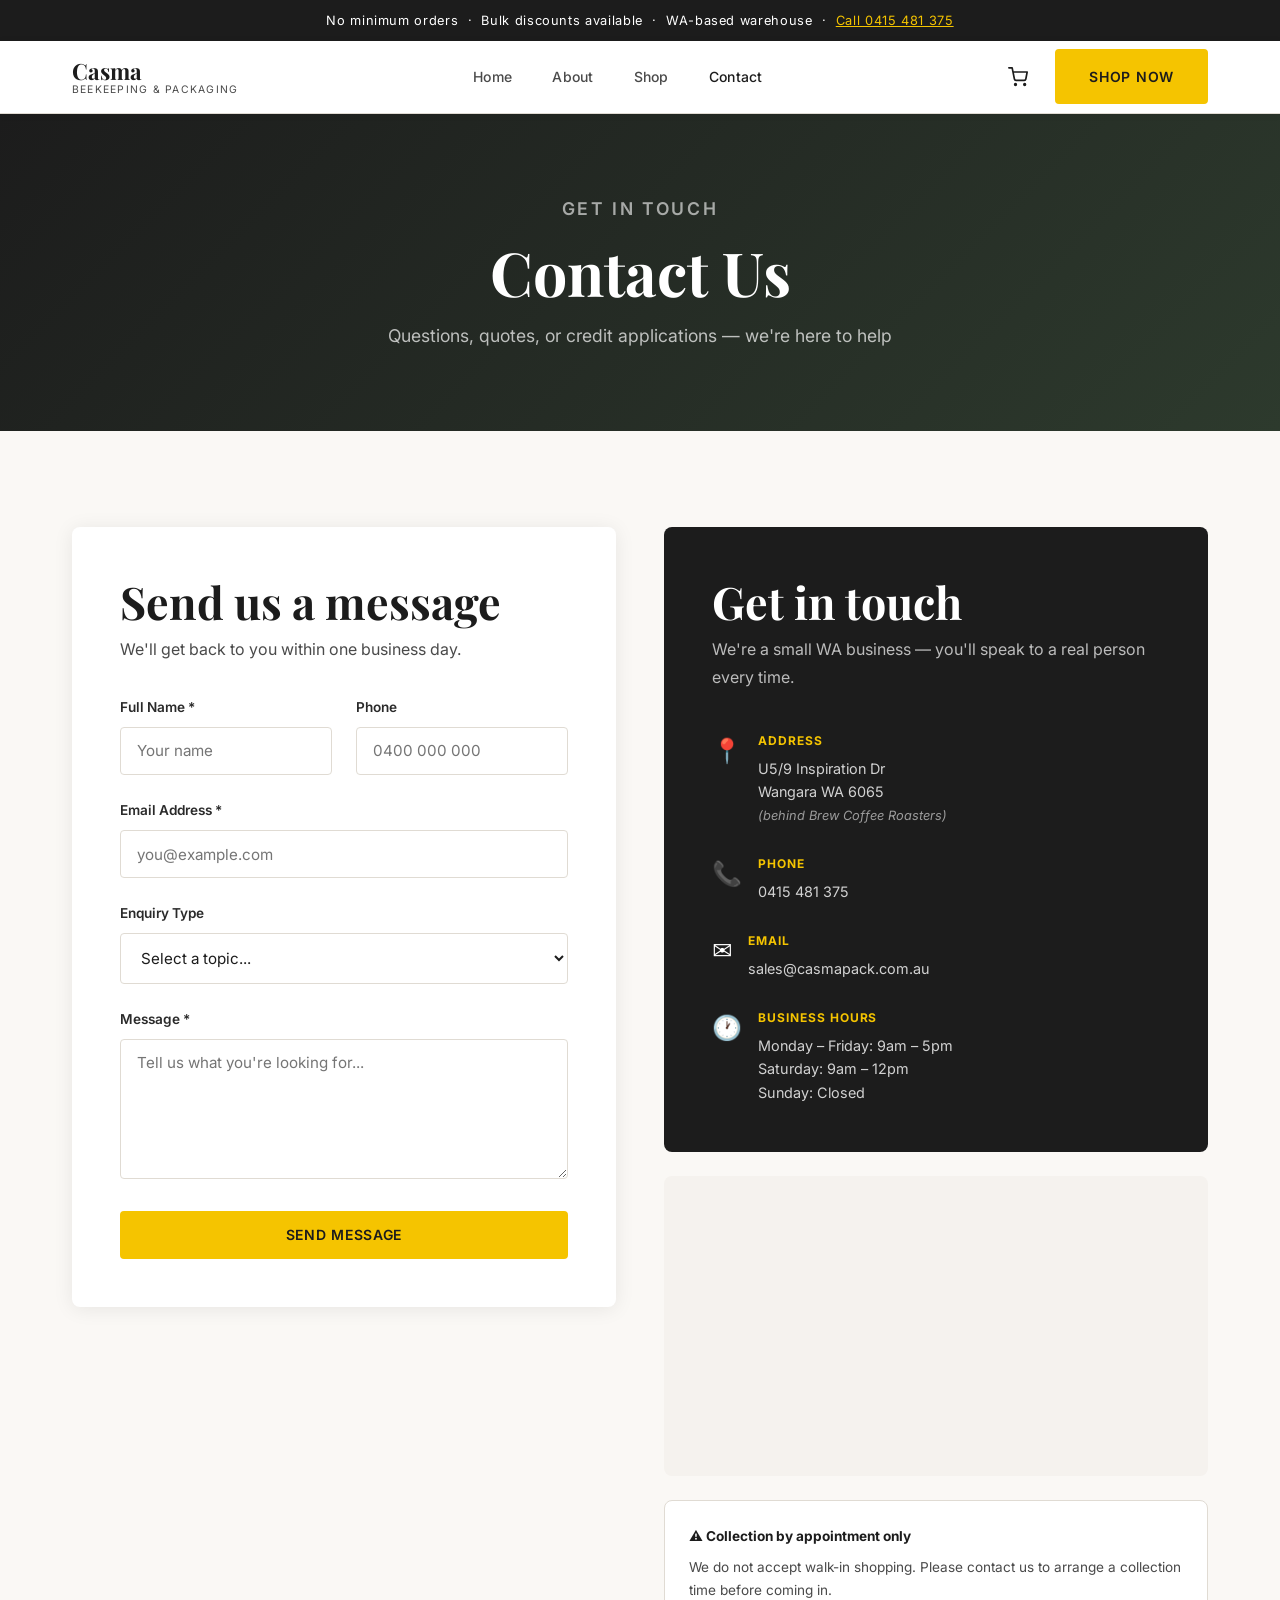
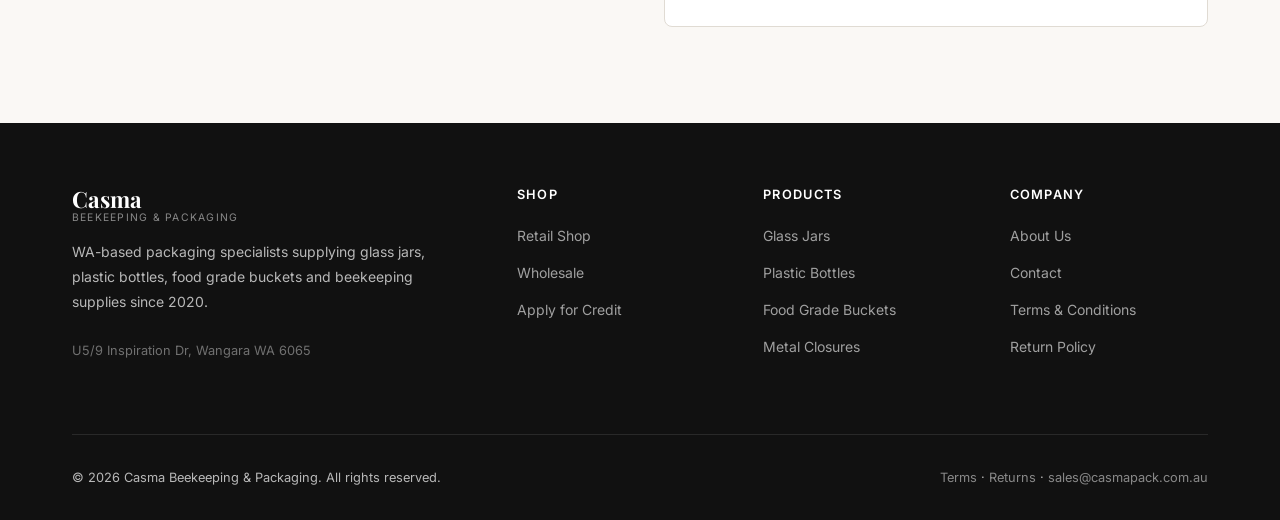
<file: contact.html>
<!DOCTYPE html>
<html lang="en">
<head>
  <meta charset="UTF-8" />
  <meta name="viewport" content="width=device-width, initial-scale=1.0" />
  <title>Contact — Casma Beekeeping &amp; Packaging</title>
  <meta name="description" content="Get in touch with Casma Packaging. U5/9 Inspiration Dr, Wangara WA 6065. Call 0415 481 375 or email sales@casmapack.com.au" />
  <link rel="stylesheet" href="/css/style.css" />
  <link rel="stylesheet" href="/css/store.css" />
  <link rel="icon" type="image/png" href="/images/favicon.png" />
</head>
<body>

  <div class="announcement-bar">
    No minimum orders &nbsp;·&nbsp; Bulk discounts available &nbsp;·&nbsp; WA-based warehouse &nbsp;·&nbsp;
    <a href="tel:0415481375">Call 0415 481 375</a>
  </div>

  <header class="site-header">
    <div class="container">
      <nav class="nav-inner">
        <a href="/" class="logo">
          <div class="logo-text">Casma<span>Beekeeping &amp; Packaging</span></div>
        </a>
        <ul class="nav-links">
          <li><a href="/">Home</a></li>
          <li><a href="/about">About</a></li>
          <li><a href="/shop">Shop</a></li>
          <li><a href="/contact" class="active">Contact</a></li>
        </ul>
        <div class="nav-cta">
          <a href="/shop" class="btn btn-primary">Shop Now</a>
        </div>
        <button class="hamburger" id="hamburger" aria-label="Open menu">
          <span></span><span></span><span></span>
        </button>
      </nav>
    </div>
  </header>

  <div class="mobile-nav" id="mobileNav">
    <div class="mobile-overlay" id="mobileOverlay"></div>
    <div class="mobile-drawer">
      <div class="mobile-drawer-header">
        <span class="logo-text">Casma</span>
        <button class="mobile-close" id="mobileClose">✕</button>
      </div>
      <a href="/">Home</a>
      <a href="/about">About</a>
      <a href="/shop">Shop</a>
      <a href="/contact">Contact</a>
      <a href="/shop" class="btn btn-primary">Shop Now</a>
    </div>
  </div>

  <section class="page-hero">
    <div class="container">
      <p class="eyebrow" style="color:rgba(255,255,255,0.6)">Get in Touch</p>
      <h1>Contact Us</h1>
      <p>Questions, quotes, or credit applications — we're here to help</p>
    </div>
  </section>

  <section class="section contact-page">
    <div class="container">
      <div class="grid-2" style="align-items:start; gap:3rem">

        <!-- Form -->
        <div class="contact-form-wrap">
          <h2>Send us a message</h2>
          <p>We'll get back to you within one business day.</p>
          <form id="contactForm" action="https://formspree.io/f/mkoavkde" method="POST">
            <div class="form-row">
              <div class="form-group">
                <label for="name">Full Name *</label>
                <input type="text" id="name" name="name" required placeholder="Your name" />
              </div>
              <div class="form-group">
                <label for="phone">Phone</label>
                <input type="tel" id="phone" name="phone" placeholder="0400 000 000" />
              </div>
            </div>
            <div class="form-group">
              <label for="email">Email Address *</label>
              <input type="email" id="email" name="email" required placeholder="you@example.com" />
            </div>
            <div class="form-group">
              <label for="subject">Enquiry Type</label>
              <select id="subject" name="subject">
                <option value="">Select a topic...</option>
                <option value="Product enquiry">Product enquiry</option>
                <option value="Bulk / pallet quote">Bulk / pallet quote</option>
                <option value="Credit account application">Credit account application</option>
                <option value="Delivery enquiry">Delivery enquiry</option>
                <option value="Other">Other</option>
              </select>
            </div>
            <div class="form-group">
              <label for="message">Message *</label>
              <textarea id="message" name="message" required placeholder="Tell us what you're looking for..."></textarea>
            </div>
            <button type="submit" class="btn btn-primary" style="width:100%">Send Message</button>
          </form>
        </div>

        <!-- Info -->
        <div>
          <div class="contact-info-card">
            <h2>Get in touch</h2>
            <p>We're a small WA business — you'll speak to a real person every time.</p>
            <div class="contact-info-list">
              <div class="info-item">
                <div class="info-icon">📍</div>
                <div class="info-text">
                  <strong>Address</strong>
                  <p>U5/9 Inspiration Dr<br>Wangara WA 6065<br><em style="font-size:0.8rem;opacity:0.7">(behind Brew Coffee Roasters)</em></p>
                </div>
              </div>
              <div class="info-item">
                <div class="info-icon">📞</div>
                <div class="info-text">
                  <strong>Phone</strong>
                  <p><a href="tel:0415481375" style="color:inherit">0415 481 375</a></p>
                </div>
              </div>
              <div class="info-item">
                <div class="info-icon">✉️</div>
                <div class="info-text">
                  <strong>Email</strong>
                  <p><a href="mailto:sales@casmapack.com.au" style="color:inherit">sales@casmapack.com.au</a></p>
                </div>
              </div>
              <div class="info-item">
                <div class="info-icon">🕐</div>
                <div class="info-text">
                  <strong>Business Hours</strong>
                  <p>Monday – Friday: 9am – 5pm<br>Saturday: 9am – 12pm<br>Sunday: Closed</p>
                </div>
              </div>
            </div>
          </div>

          <div class="map-embed" style="margin-top:1.5rem">
            <iframe
              src="https://www.google.com/maps/embed?pb=!1m18!1m12!1m3!1d3385.4!2d115.829!3d-31.763!2m3!1f0!2f0!3f0!3m2!1i1024!2i768!4f13.1!3m3!1m2!1s0x2a32b7!2sWangara+WA+6065!5e0!3m2!1sen!2sau!4v1"
              allowfullscreen="" loading="lazy" referrerpolicy="no-referrer-when-downgrade"
              title="Casma Packaging location map">
            </iframe>
          </div>

          <div style="background:var(--white); border:1px solid var(--border); border-radius:8px; padding:1.5rem; margin-top:1.5rem">
            <strong style="font-size:0.85rem; display:block; margin-bottom:0.5rem">⚠️ Collection by appointment only</strong>
            <p style="font-size:0.85rem; color:var(--mid); margin:0">We do not accept walk-in shopping. Please contact us to arrange a collection time before coming in.</p>
          </div>
        </div>

      </div>
    </div>
  </section>

  <footer class="site-footer">
    <div class="container">
      <div class="footer-grid">
        <div class="footer-brand">
          <span class="logo-text">Casma<span style="color:rgba(255,255,255,0.5)">Beekeeping &amp; Packaging</span></span>
          <p>WA-based packaging specialists supplying glass jars, plastic bottles, food grade buckets and beekeeping supplies since 2020.</p>
          <p style="font-size:0.8rem; color:rgba(255,255,255,0.4)">U5/9 Inspiration Dr, Wangara WA 6065</p>
        </div>
        <div class="footer-col">
          <h4>Shop</h4>
          <ul>
            <li><a href="/shop">Retail Shop</a></li>
            <li><a href="https://supplywise.com.au/casmapackaging/wholesale" target="_blank">Wholesale</a></li>
            <li><a href="/about#credit">Apply for Credit</a></li>
          </ul>
        </div>
        <div class="footer-col">
          <h4>Products</h4>
          <ul>
            <li><a href="/shop?category=glass-food-jars">Glass Jars</a></li>
            <li><a href="/shop?category=plastic-bottles">Plastic Bottles</a></li>
            <li><a href="/shop?category=plastic-pails">Food Grade Buckets</a></li>
            <li><a href="/shop?category=metal-closures">Metal Closures</a></li>
          </ul>
        </div>
        <div class="footer-col">
          <h4>Company</h4>
          <ul>
            <li><a href="/about">About Us</a></li>
            <li><a href="/contact">Contact</a></li>
            <li><a href="/terms">Terms &amp; Conditions</a></li>
            <li><a href="/returns">Return Policy</a></li>
          </ul>
        </div>
      </div>
      <div class="footer-bottom">
        <span>© 2026 Casma Beekeeping &amp; Packaging. All rights reserved.</span>
        <span><a href="/terms">Terms</a> · <a href="/returns">Returns</a> · <a href="mailto:sales@casmapack.com.au">sales@casmapack.com.au</a></span>
      </div>
    </div>
  </footer>

  <script src="/js/store.js"></script>
  <script src="/js/main.js"></script>
</body>
</html>
</file>
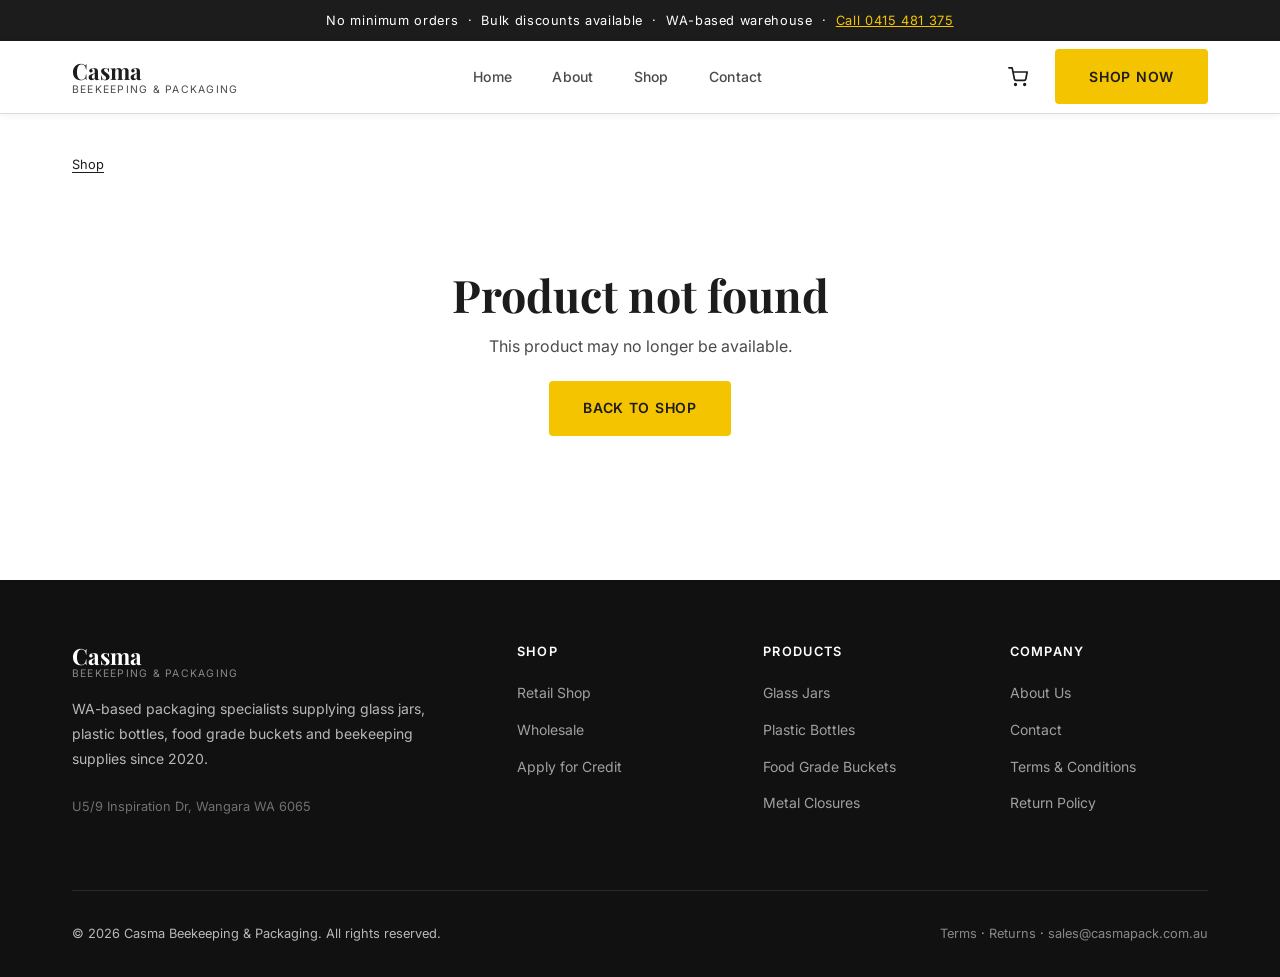
<file: product.html>
<!DOCTYPE html>
<html lang="en">
<head>
  <meta charset="UTF-8" />
  <meta name="viewport" content="width=device-width, initial-scale=1.0" />
  <title>Product — Casma Beekeeping &amp; Packaging</title>
  <meta name="description" content="Casma Packaging product details." />
  <link rel="stylesheet" href="/css/style.css" />
  <link rel="stylesheet" href="/css/store.css" />
  <link rel="icon" type="image/png" href="/images/favicon.png" />
</head>
<body>

  <div class="announcement-bar">
    No minimum orders &nbsp;·&nbsp; Bulk discounts available &nbsp;·&nbsp; WA-based warehouse &nbsp;·&nbsp;
    <a href="tel:0415481375">Call 0415 481 375</a>
  </div>

  <header class="site-header">
    <div class="container">
      <nav class="nav-inner">
        <a href="/" class="logo">
          <div class="logo-text">Casma<span>Beekeeping &amp; Packaging</span></div>
        </a>
        <ul class="nav-links">
          <li><a href="/">Home</a></li>
          <li><a href="/about">About</a></li>
          <li><a href="/shop" class="active">Shop</a></li>
          <li><a href="/contact">Contact</a></li>
        </ul>
        <div class="nav-cta">
          <a href="/shop" class="btn btn-primary">Shop Now</a>
        </div>
        <button class="hamburger" id="hamburger" aria-label="Open menu">
          <span></span><span></span><span></span>
        </button>
      </nav>
    </div>
  </header>

  <div class="mobile-nav" id="mobileNav">
    <div class="mobile-overlay" id="mobileOverlay"></div>
    <div class="mobile-drawer">
      <div class="mobile-drawer-header">
        <span class="logo-text">Casma</span>
        <button class="mobile-close" id="mobileClose">✕</button>
      </div>
      <a href="/">Home</a>
      <a href="/about">About</a>
      <a href="/shop">Shop</a>
      <a href="/contact">Contact</a>
      <a href="/shop" class="btn btn-primary">Shop Now</a>
    </div>
  </div>

  <section class="section product-section">
    <div class="container">
      <nav class="breadcrumbs" id="crumbs"><a href="/shop">Shop</a></nav>
      <div id="productRoot"><div class="store-loading">Loading product&hellip;</div></div>
      <div id="recsRoot"></div>
    </div>
  </section>

  
<footer class="site-footer">
    <div class="container">
      <div class="footer-grid">
        <div class="footer-brand">
          <span class="logo-text">Casma<span style="color:rgba(255,255,255,0.5)">Beekeeping &amp; Packaging</span></span>
          <p>WA-based packaging specialists supplying glass jars, plastic bottles, food grade buckets and beekeeping supplies since 2020.</p>
          <p style="font-size:0.8rem; color:rgba(255,255,255,0.4)">U5/9 Inspiration Dr, Wangara WA 6065</p>
        </div>
        <div class="footer-col">
          <h4>Shop</h4>
          <ul>
            <li><a href="/shop">Retail Shop</a></li>
            <li><a href="https://supplywise.com.au/casmapackaging/wholesale" target="_blank">Wholesale</a></li>
            <li><a href="/about#credit">Apply for Credit</a></li>
          </ul>
        </div>
        <div class="footer-col">
          <h4>Products</h4>
          <ul>
            <li><a href="/shop?category=glass-food-jars">Glass Jars</a></li>
            <li><a href="/shop?category=plastic-bottles">Plastic Bottles</a></li>
            <li><a href="/shop?category=plastic-pails">Food Grade Buckets</a></li>
            <li><a href="/shop?category=metal-closures">Metal Closures</a></li>
          </ul>
        </div>
        <div class="footer-col">
          <h4>Company</h4>
          <ul>
            <li><a href="/about">About Us</a></li>
            <li><a href="/contact">Contact</a></li>
            <li><a href="/terms">Terms &amp; Conditions</a></li>
            <li><a href="/returns">Return Policy</a></li>
          </ul>
        </div>
      </div>
      <div class="footer-bottom">
        <span>© 2026 Casma Beekeeping &amp; Packaging. All rights reserved.</span>
        <span><a href="/terms">Terms</a> · <a href="/returns">Returns</a> · <a href="mailto:sales@casmapack.com.au">sales@casmapack.com.au</a></span>
      </div>
    </div>
  </footer>

  <script src="/js/store.js"></script>
  <script src="/js/main.js"></script>
  <script src="/js/product.js"></script>
</body>
</html>
</file>
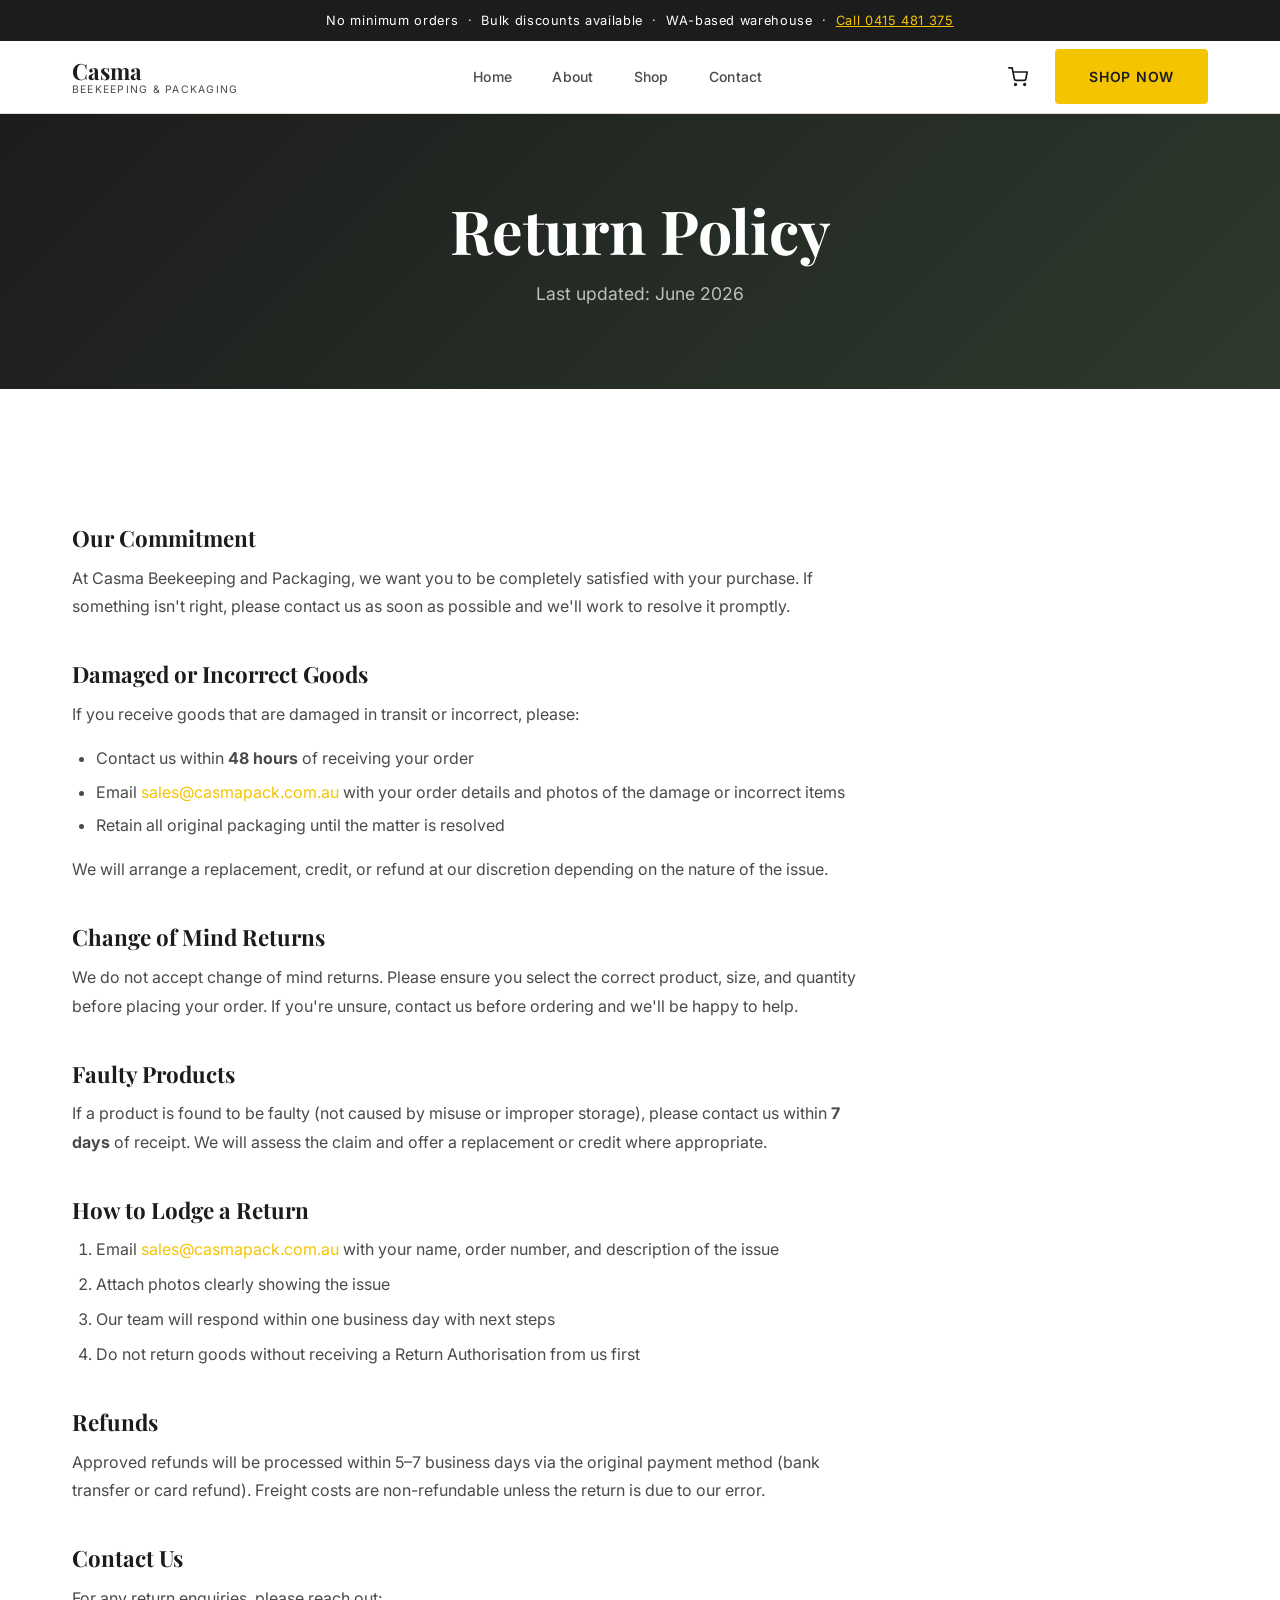
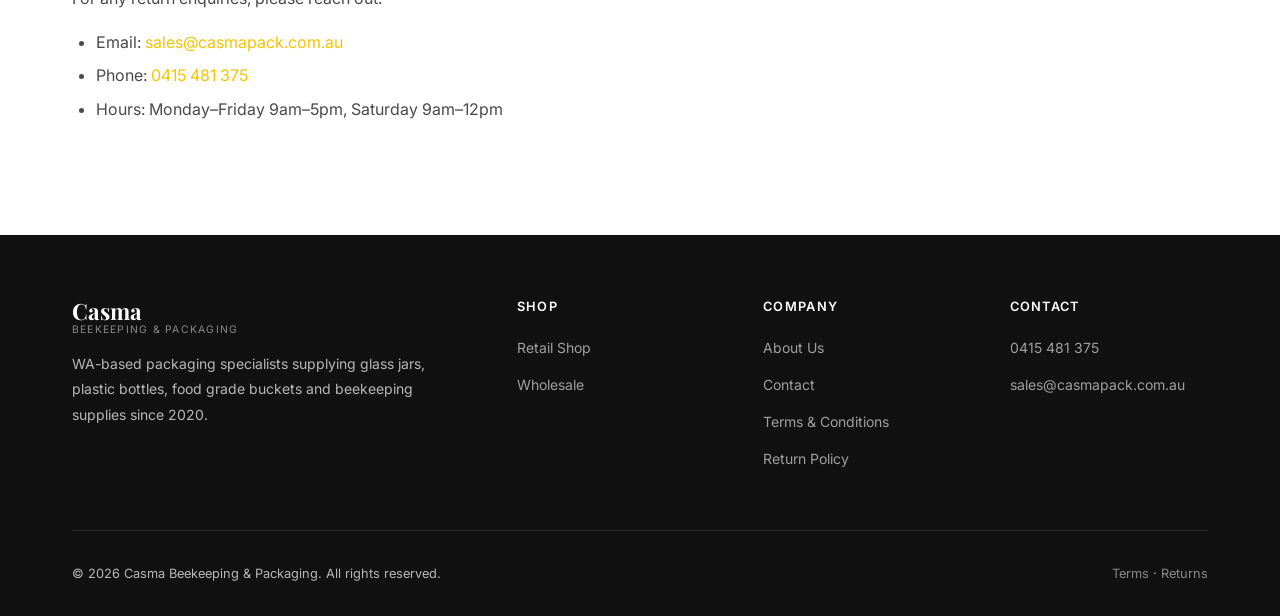
<file: returns.html>
<!DOCTYPE html>
<html lang="en">
<head>
  <meta charset="UTF-8" />
  <meta name="viewport" content="width=device-width, initial-scale=1.0" />
  <title>Return Policy — Casma Beekeeping &amp; Packaging</title>
  <link rel="stylesheet" href="/css/style.css" />
  <link rel="stylesheet" href="/css/store.css" />
  <link rel="icon" type="image/png" href="/images/favicon.png" />
</head>
<body>

  <div class="announcement-bar">
    No minimum orders &nbsp;·&nbsp; Bulk discounts available &nbsp;·&nbsp; WA-based warehouse &nbsp;·&nbsp;
    <a href="tel:0415481375">Call 0415 481 375</a>
  </div>

  <header class="site-header">
    <div class="container">
      <nav class="nav-inner">
        <a href="/" class="logo">
          <div class="logo-text">Casma<span>Beekeeping &amp; Packaging</span></div>
        </a>
        <ul class="nav-links">
          <li><a href="/">Home</a></li>
          <li><a href="/about">About</a></li>
          <li><a href="/shop">Shop</a></li>
          <li><a href="/contact">Contact</a></li>
        </ul>
        <div class="nav-cta">
          <a href="/shop" class="btn btn-primary">Shop Now</a>
        </div>
        <button class="hamburger" id="hamburger" aria-label="Open menu">
          <span></span><span></span><span></span>
        </button>
      </nav>
    </div>
  </header>

  <div class="mobile-nav" id="mobileNav">
    <div class="mobile-overlay" id="mobileOverlay"></div>
    <div class="mobile-drawer">
      <div class="mobile-drawer-header">
        <span class="logo-text">Casma</span>
        <button class="mobile-close" id="mobileClose">✕</button>
      </div>
      <a href="/">Home</a>
      <a href="/about">About</a>
      <a href="/shop">Shop</a>
      <a href="/contact">Contact</a>
      <a href="/shop" class="btn btn-primary">Shop Now</a>
    </div>
  </div>

  <section class="page-hero">
    <div class="container">
      <h1>Return Policy</h1>
      <p>Last updated: June 2026</p>
    </div>
  </section>

  <section class="section content-page">
    <div class="container">
      <div class="content-body">

        <h2>Our Commitment</h2>
        <p>At Casma Beekeeping and Packaging, we want you to be completely satisfied with your purchase. If something isn't right, please contact us as soon as possible and we'll work to resolve it promptly.</p>

        <h2>Damaged or Incorrect Goods</h2>
        <p>If you receive goods that are damaged in transit or incorrect, please:</p>
        <ul>
          <li>Contact us within <strong>48 hours</strong> of receiving your order</li>
          <li>Email <a href="mailto:sales@casmapack.com.au" style="color:var(--accent)">sales@casmapack.com.au</a> with your order details and photos of the damage or incorrect items</li>
          <li>Retain all original packaging until the matter is resolved</li>
        </ul>
        <p>We will arrange a replacement, credit, or refund at our discretion depending on the nature of the issue.</p>

        <h2>Change of Mind Returns</h2>
        <p>We do not accept change of mind returns. Please ensure you select the correct product, size, and quantity before placing your order. If you're unsure, contact us before ordering and we'll be happy to help.</p>

        <h2>Faulty Products</h2>
        <p>If a product is found to be faulty (not caused by misuse or improper storage), please contact us within <strong>7 days</strong> of receipt. We will assess the claim and offer a replacement or credit where appropriate.</p>

        <h2>How to Lodge a Return</h2>
        <ol style="margin:0.75rem 0 1rem 1.5rem">
          <li style="margin-bottom:0.5rem; color:var(--mid)">Email <a href="mailto:sales@casmapack.com.au" style="color:var(--accent)">sales@casmapack.com.au</a> with your name, order number, and description of the issue</li>
          <li style="margin-bottom:0.5rem; color:var(--mid)">Attach photos clearly showing the issue</li>
          <li style="margin-bottom:0.5rem; color:var(--mid)">Our team will respond within one business day with next steps</li>
          <li style="color:var(--mid)">Do not return goods without receiving a Return Authorisation from us first</li>
        </ol>

        <h2>Refunds</h2>
        <p>Approved refunds will be processed within 5–7 business days via the original payment method (bank transfer or card refund). Freight costs are non-refundable unless the return is due to our error.</p>

        <h2>Contact Us</h2>
        <p>For any return enquiries, please reach out:</p>
        <ul>
          <li>Email: <a href="mailto:sales@casmapack.com.au" style="color:var(--accent)">sales@casmapack.com.au</a></li>
          <li>Phone: <a href="tel:0415481375" style="color:var(--accent)">0415 481 375</a></li>
          <li>Hours: Monday–Friday 9am–5pm, Saturday 9am–12pm</li>
        </ul>

      </div>
    </div>
  </section>

  <footer class="site-footer">
    <div class="container">
      <div class="footer-grid">
        <div class="footer-brand">
          <span class="logo-text">Casma<span style="color:rgba(255,255,255,0.5)">Beekeeping &amp; Packaging</span></span>
          <p>WA-based packaging specialists supplying glass jars, plastic bottles, food grade buckets and beekeeping supplies since 2020.</p>
        </div>
        <div class="footer-col">
          <h4>Shop</h4>
          <ul>
            <li><a href="/shop">Retail Shop</a></li>
            <li><a href="https://supplywise.com.au/casmapackaging/wholesale" target="_blank">Wholesale</a></li>
          </ul>
        </div>
        <div class="footer-col">
          <h4>Company</h4>
          <ul>
            <li><a href="/about">About Us</a></li>
            <li><a href="/contact">Contact</a></li>
            <li><a href="/terms">Terms &amp; Conditions</a></li>
            <li><a href="/returns">Return Policy</a></li>
          </ul>
        </div>
        <div class="footer-col">
          <h4>Contact</h4>
          <ul>
            <li><a href="tel:0415481375">0415 481 375</a></li>
            <li><a href="mailto:sales@casmapack.com.au">sales@casmapack.com.au</a></li>
          </ul>
        </div>
      </div>
      <div class="footer-bottom">
        <span>© 2026 Casma Beekeeping &amp; Packaging. All rights reserved.</span>
        <span><a href="/terms">Terms</a> · <a href="/returns">Returns</a></span>
      </div>
    </div>
  </footer>

  <script src="/js/store.js"></script>
  <script src="/js/main.js"></script>
</body>
</html>
</file>
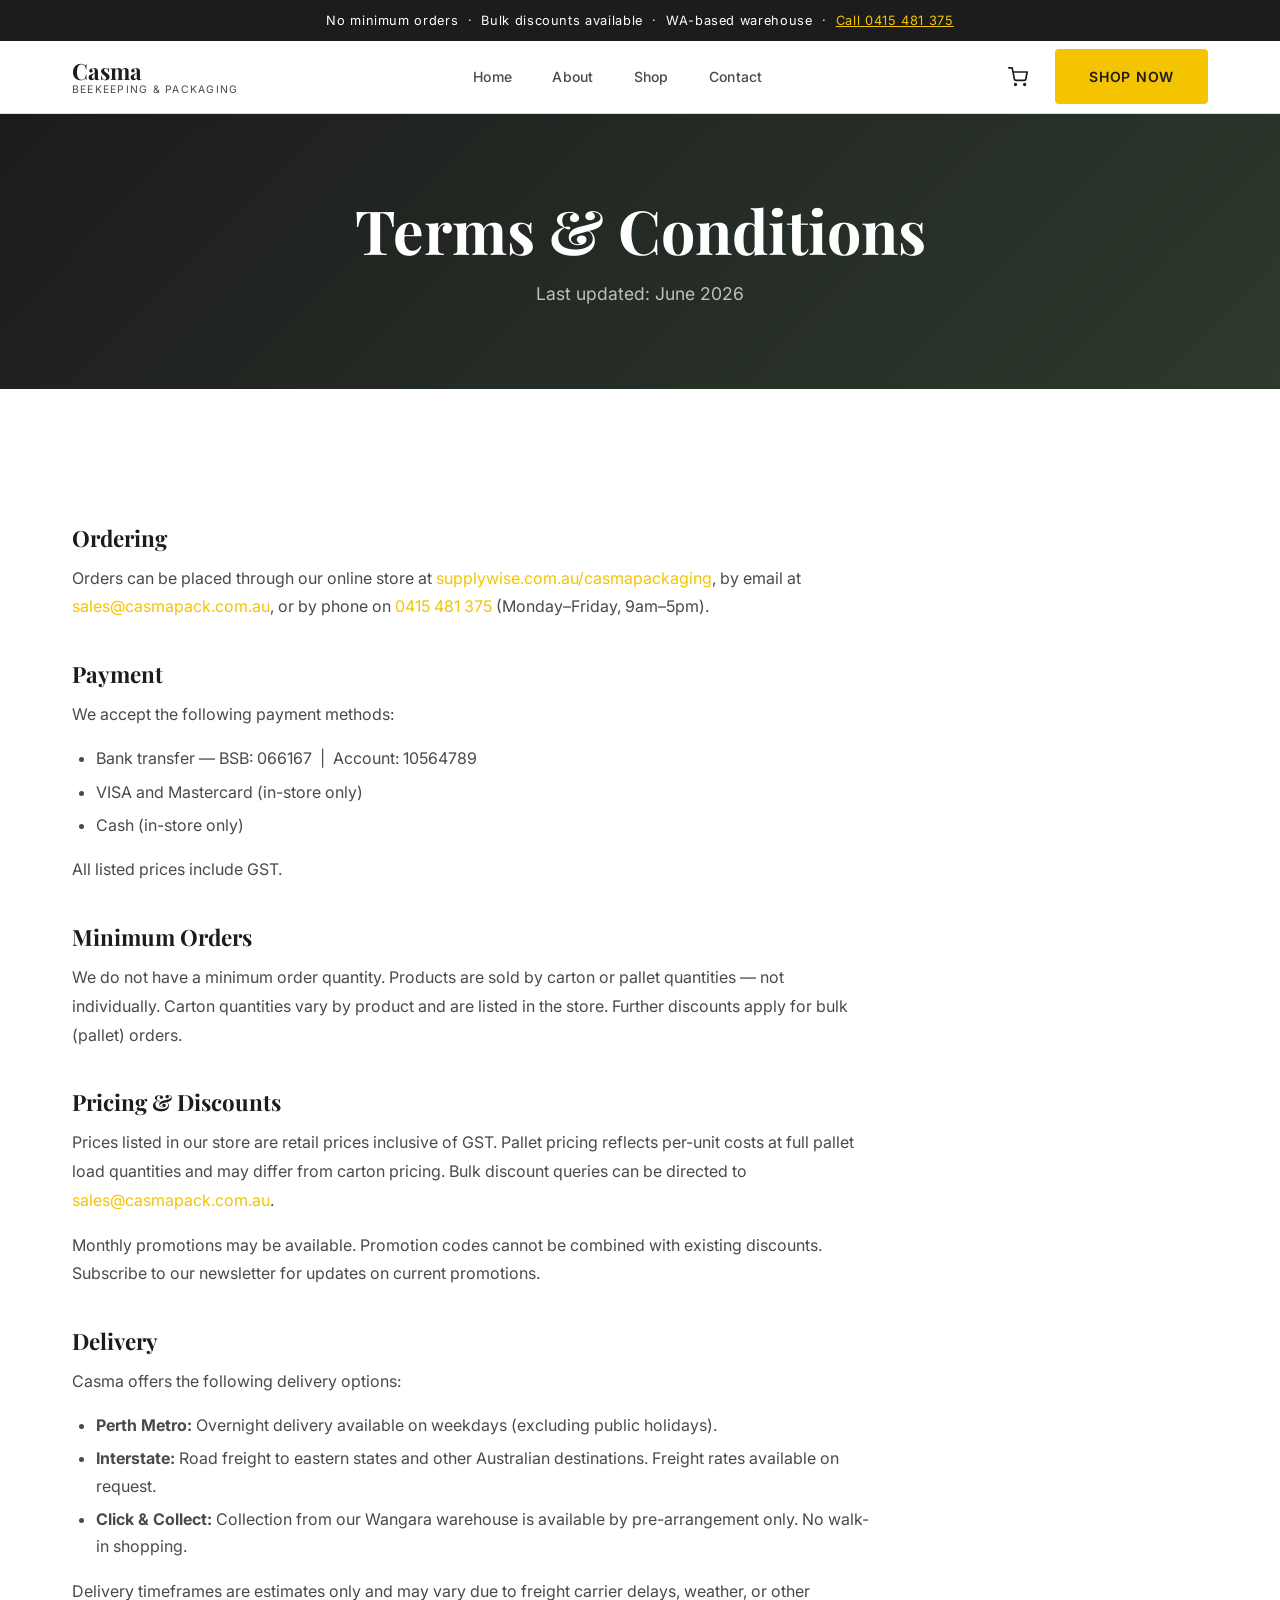
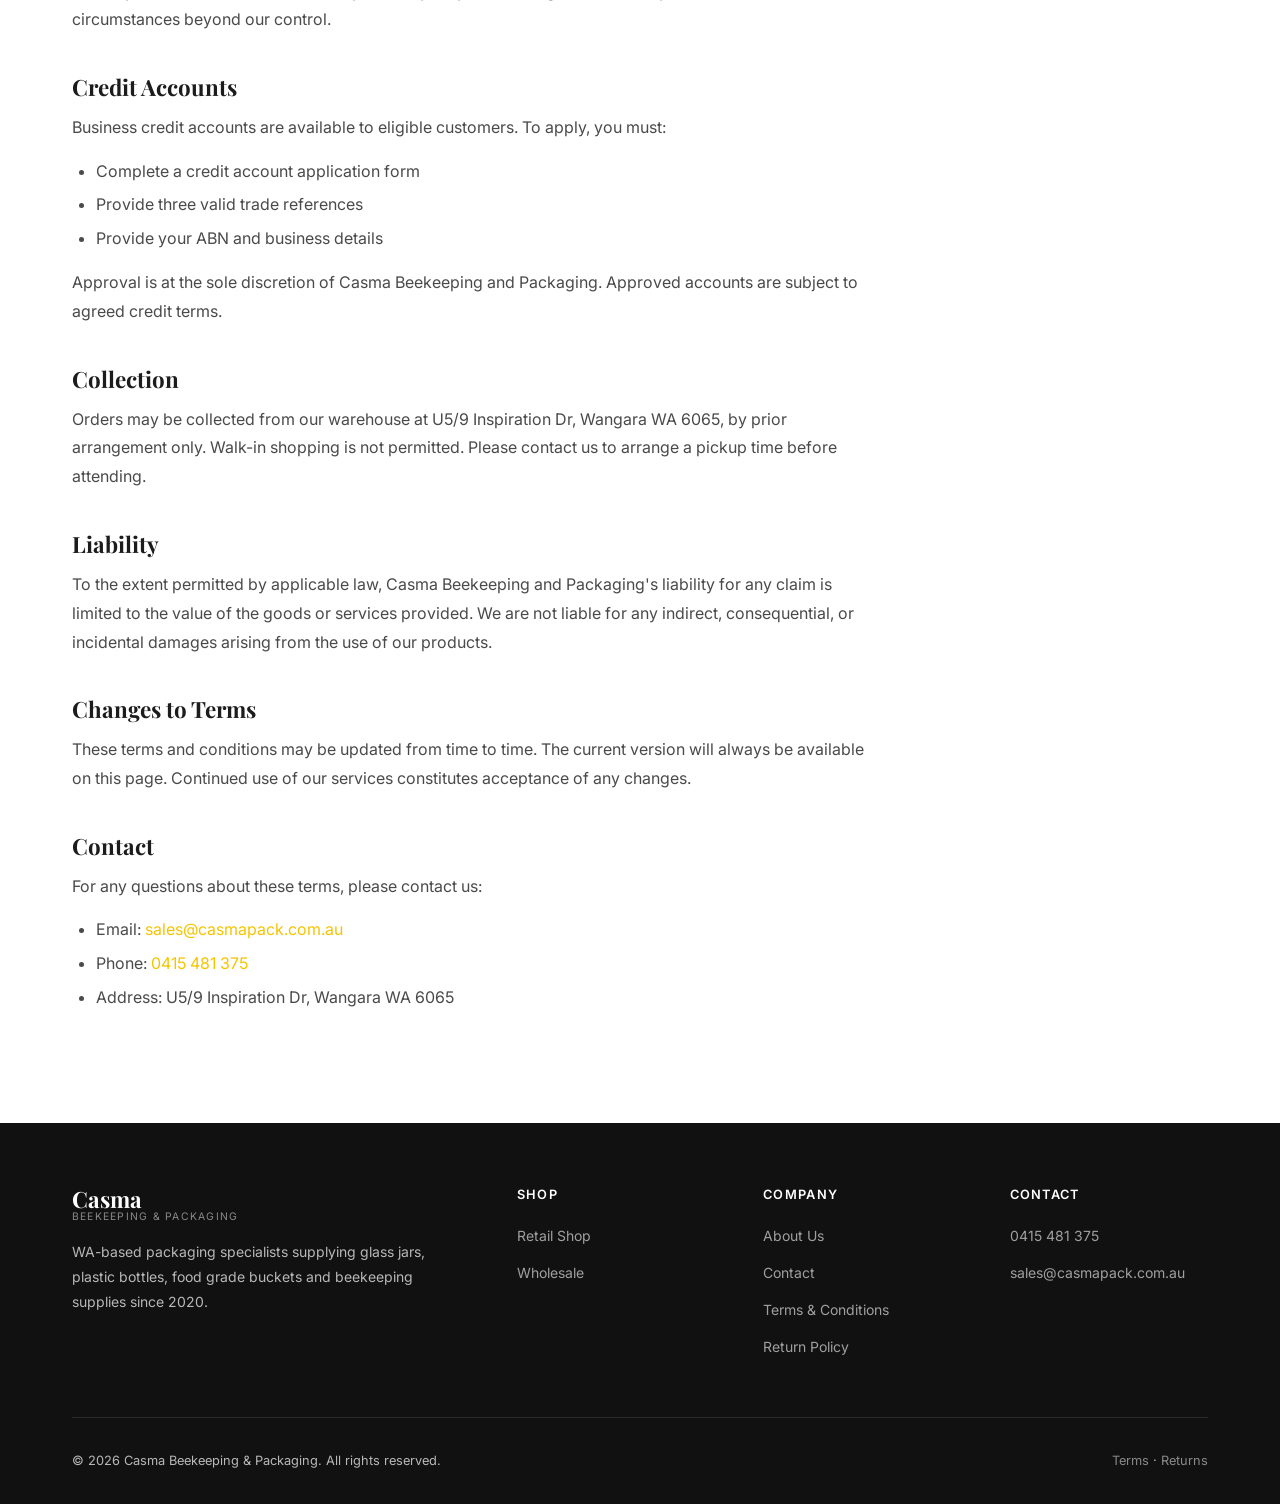
<file: terms.html>
<!DOCTYPE html>
<html lang="en">
<head>
  <meta charset="UTF-8" />
  <meta name="viewport" content="width=device-width, initial-scale=1.0" />
  <title>Terms &amp; Conditions — Casma Beekeeping &amp; Packaging</title>
  <link rel="stylesheet" href="/css/style.css" />
  <link rel="stylesheet" href="/css/store.css" />
  <link rel="icon" type="image/png" href="/images/favicon.png" />
</head>
<body>

  <div class="announcement-bar">
    No minimum orders &nbsp;·&nbsp; Bulk discounts available &nbsp;·&nbsp; WA-based warehouse &nbsp;·&nbsp;
    <a href="tel:0415481375">Call 0415 481 375</a>
  </div>

  <header class="site-header">
    <div class="container">
      <nav class="nav-inner">
        <a href="/" class="logo">
          <div class="logo-text">Casma<span>Beekeeping &amp; Packaging</span></div>
        </a>
        <ul class="nav-links">
          <li><a href="/">Home</a></li>
          <li><a href="/about">About</a></li>
          <li><a href="/shop">Shop</a></li>
          <li><a href="/contact">Contact</a></li>
        </ul>
        <div class="nav-cta">
          <a href="/shop" class="btn btn-primary">Shop Now</a>
        </div>
        <button class="hamburger" id="hamburger" aria-label="Open menu">
          <span></span><span></span><span></span>
        </button>
      </nav>
    </div>
  </header>

  <div class="mobile-nav" id="mobileNav">
    <div class="mobile-overlay" id="mobileOverlay"></div>
    <div class="mobile-drawer">
      <div class="mobile-drawer-header">
        <span class="logo-text">Casma</span>
        <button class="mobile-close" id="mobileClose">✕</button>
      </div>
      <a href="/">Home</a>
      <a href="/about">About</a>
      <a href="/shop">Shop</a>
      <a href="/contact">Contact</a>
      <a href="/shop" class="btn btn-primary">Shop Now</a>
    </div>
  </div>

  <section class="page-hero">
    <div class="container">
      <h1>Terms &amp; Conditions</h1>
      <p>Last updated: June 2026</p>
    </div>
  </section>

  <section class="section content-page">
    <div class="container">
      <div class="content-body">

        <h2>Ordering</h2>
        <p>Orders can be placed through our online store at <a href="/shop" style="color:var(--accent)">supplywise.com.au/casmapackaging</a>, by email at <a href="mailto:sales@casmapack.com.au" style="color:var(--accent)">sales@casmapack.com.au</a>, or by phone on <a href="tel:0415481375" style="color:var(--accent)">0415 481 375</a> (Monday–Friday, 9am–5pm).</p>

        <h2>Payment</h2>
        <p>We accept the following payment methods:</p>
        <ul>
          <li>Bank transfer — BSB: 066167 &nbsp;|&nbsp; Account: 10564789</li>
          <li>VISA and Mastercard (in-store only)</li>
          <li>Cash (in-store only)</li>
        </ul>
        <p>All listed prices include GST.</p>

        <h2>Minimum Orders</h2>
        <p>We do not have a minimum order quantity. Products are sold by carton or pallet quantities — not individually. Carton quantities vary by product and are listed in the store. Further discounts apply for bulk (pallet) orders.</p>

        <h2>Pricing &amp; Discounts</h2>
        <p>Prices listed in our store are retail prices inclusive of GST. Pallet pricing reflects per-unit costs at full pallet load quantities and may differ from carton pricing. Bulk discount queries can be directed to <a href="mailto:sales@casmapack.com.au" style="color:var(--accent)">sales@casmapack.com.au</a>.</p>
        <p>Monthly promotions may be available. Promotion codes cannot be combined with existing discounts. Subscribe to our newsletter for updates on current promotions.</p>

        <h2>Delivery</h2>
        <p>Casma offers the following delivery options:</p>
        <ul>
          <li><strong>Perth Metro:</strong> Overnight delivery available on weekdays (excluding public holidays).</li>
          <li><strong>Interstate:</strong> Road freight to eastern states and other Australian destinations. Freight rates available on request.</li>
          <li><strong>Click &amp; Collect:</strong> Collection from our Wangara warehouse is available by pre-arrangement only. No walk-in shopping.</li>
        </ul>
        <p>Delivery timeframes are estimates only and may vary due to freight carrier delays, weather, or other circumstances beyond our control.</p>

        <h2>Credit Accounts</h2>
        <p>Business credit accounts are available to eligible customers. To apply, you must:</p>
        <ul>
          <li>Complete a credit account application form</li>
          <li>Provide three valid trade references</li>
          <li>Provide your ABN and business details</li>
        </ul>
        <p>Approval is at the sole discretion of Casma Beekeeping and Packaging. Approved accounts are subject to agreed credit terms.</p>

        <h2>Collection</h2>
        <p>Orders may be collected from our warehouse at U5/9 Inspiration Dr, Wangara WA 6065, by prior arrangement only. Walk-in shopping is not permitted. Please contact us to arrange a pickup time before attending.</p>

        <h2>Liability</h2>
        <p>To the extent permitted by applicable law, Casma Beekeeping and Packaging's liability for any claim is limited to the value of the goods or services provided. We are not liable for any indirect, consequential, or incidental damages arising from the use of our products.</p>

        <h2>Changes to Terms</h2>
        <p>These terms and conditions may be updated from time to time. The current version will always be available on this page. Continued use of our services constitutes acceptance of any changes.</p>

        <h2>Contact</h2>
        <p>For any questions about these terms, please contact us:</p>
        <ul>
          <li>Email: <a href="mailto:sales@casmapack.com.au" style="color:var(--accent)">sales@casmapack.com.au</a></li>
          <li>Phone: <a href="tel:0415481375" style="color:var(--accent)">0415 481 375</a></li>
          <li>Address: U5/9 Inspiration Dr, Wangara WA 6065</li>
        </ul>

      </div>
    </div>
  </section>

  <footer class="site-footer">
    <div class="container">
      <div class="footer-grid">
        <div class="footer-brand">
          <span class="logo-text">Casma<span style="color:rgba(255,255,255,0.5)">Beekeeping &amp; Packaging</span></span>
          <p>WA-based packaging specialists supplying glass jars, plastic bottles, food grade buckets and beekeeping supplies since 2020.</p>
        </div>
        <div class="footer-col">
          <h4>Shop</h4>
          <ul>
            <li><a href="/shop">Retail Shop</a></li>
            <li><a href="https://supplywise.com.au/casmapackaging/wholesale" target="_blank">Wholesale</a></li>
          </ul>
        </div>
        <div class="footer-col">
          <h4>Company</h4>
          <ul>
            <li><a href="/about">About Us</a></li>
            <li><a href="/contact">Contact</a></li>
            <li><a href="/terms">Terms &amp; Conditions</a></li>
            <li><a href="/returns">Return Policy</a></li>
          </ul>
        </div>
        <div class="footer-col">
          <h4>Contact</h4>
          <ul>
            <li><a href="tel:0415481375">0415 481 375</a></li>
            <li><a href="mailto:sales@casmapack.com.au">sales@casmapack.com.au</a></li>
          </ul>
        </div>
      </div>
      <div class="footer-bottom">
        <span>© 2026 Casma Beekeeping &amp; Packaging. All rights reserved.</span>
        <span><a href="/terms">Terms</a> · <a href="/returns">Returns</a></span>
      </div>
    </div>
  </footer>

  <script src="/js/store.js"></script>
  <script src="/js/main.js"></script>
</body>
</html>
</file>
<file: css/style.css>
/* =============================================
   CASMA PACKAGING — Main Stylesheet
   ============================================= */

@import url('https://fonts.googleapis.com/css2?family=Playfair+Display:wght@400;600;700&family=Inter:wght@300;400;500;600&display=swap');

/* --- Reset & Base --- */
*, *::before, *::after { box-sizing: border-box; margin: 0; padding: 0; }

:root {
  --charcoal:   #1c1c1c;
  --dark:       #2a2a2a;
  --mid:        #4a4a4a;
  --light:      #f5f2ee;
  --cream:      #faf8f5;
  --white:      #ffffff;
  --accent:     #f5c400;
  --accent-dk:  #d4a800;
  --green:      #1a1a1a;
  --green-lt:   #2e2e2e;
  --border:     #e0dbd3;
  --font-head:  'Playfair Display', Georgia, serif;
  --font-body:  'Inter', system-ui, sans-serif;
  --radius:     4px;
  --shadow:     0 2px 20px rgba(0,0,0,0.08);
  --shadow-lg:  0 8px 40px rgba(0,0,0,0.12);
  --transition: 0.25s ease;
}

html { scroll-behavior: smooth; }

body {
  font-family: var(--font-body);
  font-size: 16px;
  line-height: 1.7;
  color: var(--charcoal);
  background: var(--white);
}

img { max-width: 100%; display: block; }
a { text-decoration: none; color: inherit; }
ul { list-style: none; }

/* --- Typography --- */
h1, h2, h3, h4 { font-family: var(--font-head); line-height: 1.2; }
h1 { font-size: clamp(2.2rem, 5vw, 3.8rem); }
h2 { font-size: clamp(1.8rem, 3.5vw, 2.8rem); }
h3 { font-size: clamp(1.2rem, 2vw, 1.5rem); }

.eyebrow {
  font-family: var(--font-body);
  font-size: 0.75rem;
  font-weight: 600;
  letter-spacing: 0.15em;
  text-transform: uppercase;
  color: var(--accent);
  margin-bottom: 0.75rem;
}

/* --- Buttons --- */
.btn {
  display: inline-block;
  padding: 0.85rem 2rem;
  font-family: var(--font-body);
  font-size: 0.875rem;
  font-weight: 600;
  letter-spacing: 0.05em;
  text-transform: uppercase;
  border-radius: var(--radius);
  transition: var(--transition);
  cursor: pointer;
  border: 2px solid transparent;
}

.btn-primary {
  background: var(--accent);
  color: var(--charcoal);
  border-color: var(--accent);
}
.btn-primary:hover { background: var(--accent-dk); border-color: var(--accent-dk); }

.btn-outline {
  background: transparent;
  color: var(--white);
  border-color: var(--white);
}
.btn-outline:hover { background: var(--white); color: var(--charcoal); }

.btn-dark {
  background: var(--charcoal);
  color: var(--white);
  border-color: var(--charcoal);
}
.btn-dark:hover { background: var(--dark); }

.btn-green {
  background: var(--green);
  color: var(--white);
  border-color: var(--green);
}
.btn-green:hover { background: var(--green-lt); border-color: var(--green-lt); }

/* --- Layout Utilities --- */
.container { max-width: 1200px; margin: 0 auto; padding: 0 2rem; }
.section { padding: 6rem 0; }
.section-sm { padding: 4rem 0; }

.grid-2 { display: grid; grid-template-columns: 1fr 1fr; gap: 3rem; align-items: center; }
.grid-3 { display: grid; grid-template-columns: repeat(3, 1fr); gap: 2rem; }
.grid-4 { display: grid; grid-template-columns: repeat(4, 1fr); gap: 1.5rem; }

.text-center { text-align: center; }
.text-light { color: var(--white); }

/* =============================================
   ANNOUNCEMENT BAR
   ============================================= */
.announcement-bar {
  background: var(--charcoal);
  color: var(--white);
  text-align: center;
  padding: 0.6rem 1rem;
  font-size: 0.8rem;
  letter-spacing: 0.05em;
}
.announcement-bar a { color: var(--accent); text-decoration: underline; }

/* =============================================
   HEADER / NAV
   ============================================= */
.site-header {
  position: sticky;
  top: 0;
  z-index: 100;
  background: var(--white);
  border-bottom: 1px solid var(--border);
  box-shadow: 0 1px 8px rgba(0,0,0,0.06);
}

.nav-inner {
  display: flex;
  align-items: center;
  justify-content: space-between;
  height: 72px;
}

.logo {
  display: flex;
  align-items: center;
  gap: 0.75rem;
}
.logo-text {
  font-family: var(--font-head);
  font-size: 1.4rem;
  font-weight: 700;
  color: var(--charcoal);
  line-height: 1.1;
}
.logo-text span { display: block; font-size: 0.65rem; font-family: var(--font-body); font-weight: 400; letter-spacing: 0.12em; text-transform: uppercase; color: var(--mid); }

.nav-links {
  display: flex;
  align-items: center;
  gap: 2.5rem;
}
.nav-links a {
  font-size: 0.875rem;
  font-weight: 500;
  color: var(--mid);
  transition: color var(--transition);
  letter-spacing: 0.02em;
}
.nav-links a:hover, .nav-links a.active { color: var(--charcoal); }

.nav-cta {
  display: flex;
  align-items: center;
  gap: 1rem;
}

.hamburger { display: none; flex-direction: column; gap: 5px; cursor: pointer; background: none; border: none; padding: 4px; }
.hamburger span { display: block; width: 24px; height: 2px; background: var(--charcoal); transition: var(--transition); }

/* =============================================
   HERO
   ============================================= */
.hero {
  position: relative;
  min-height: 90vh;
  display: flex;
  align-items: center;
  background: linear-gradient(135deg, #1c1c1c 0%, #2d3a2d 100%);
  overflow: hidden;
}

.hero-bg {
  position: absolute; inset: 0;
  background-image: url('images/hero-bg.jpg');
  background-size: cover;
  background-position: center;
  opacity: 0.35;
}

.hero-content {
  position: relative;
  z-index: 2;
  max-width: 680px;
}

.hero h1 {
  color: var(--white);
  margin-bottom: 1.5rem;
}
.hero h1 em { font-style: normal; color: var(--accent); }

.hero p {
  color: rgba(255,255,255,0.8);
  font-size: 1.15rem;
  margin-bottom: 2.5rem;
  max-width: 520px;
}

.hero-actions { display: flex; gap: 1rem; flex-wrap: wrap; }

.hero-badge {
  position: absolute;
  bottom: 3rem;
  right: 3rem;
  background: rgba(255,255,255,0.1);
  backdrop-filter: blur(10px);
  border: 1px solid rgba(255,255,255,0.2);
  border-radius: 50%;
  width: 120px;
  height: 120px;
  display: flex;
  align-items: center;
  justify-content: center;
  text-align: center;
  color: var(--white);
  font-size: 0.7rem;
  font-weight: 600;
  letter-spacing: 0.05em;
  text-transform: uppercase;
  line-height: 1.4;
}

/* =============================================
   STATS BAR
   ============================================= */
.stats-bar {
  background: var(--accent);
  padding: 2rem 0;
}
.stats-inner {
  display: flex;
  justify-content: space-around;
  align-items: center;
  flex-wrap: wrap;
  gap: 1.5rem;
}
.stat { text-align: center; color: var(--charcoal); }
.stat-number { font-family: var(--font-head); font-size: 2.2rem; font-weight: 700; line-height: 1; }
.stat-label { font-size: 0.8rem; letter-spacing: 0.08em; text-transform: uppercase; opacity: 0.9; margin-top: 0.25rem; }

/* =============================================
   CATEGORIES / SHOP SECTION
   ============================================= */
.categories { background: var(--cream); }

.section-header { margin-bottom: 3.5rem; }
.section-header h2 { margin-bottom: 0.75rem; }
.section-header p { color: var(--mid); max-width: 540px; }
.section-header.centered { text-align: center; }
.section-header.centered p { margin: 0 auto; }

.category-grid {
  display: grid;
  grid-template-columns: repeat(auto-fit, minmax(260px, 1fr));
  gap: 1.5rem;
}

.category-card {
  background: var(--white);
  border-radius: 8px;
  overflow: hidden;
  box-shadow: var(--shadow);
  transition: transform var(--transition), box-shadow var(--transition);
  cursor: pointer;
}
.category-card:hover { transform: translateY(-4px); box-shadow: var(--shadow-lg); }

.category-img {
  height: 220px;
  background: var(--light);
  overflow: hidden;
  display: flex;
  align-items: center;
  justify-content: center;
}
.category-img img { width: 100%; height: 100%; object-fit: cover; transition: transform 0.4s ease; }
.category-card:hover .category-img img { transform: scale(1.05); }

.category-img-placeholder {
  width: 80px;
  height: 80px;
  opacity: 0.2;
}

.category-info { padding: 1.5rem; }
.category-info h3 { margin-bottom: 0.4rem; }
.category-info p { font-size: 0.875rem; color: var(--mid); margin-bottom: 1rem; }
.category-link {
  font-size: 0.8rem;
  font-weight: 600;
  letter-spacing: 0.05em;
  text-transform: uppercase;
  color: var(--accent);
  display: flex;
  align-items: center;
  gap: 0.4rem;
  transition: gap var(--transition);
}
.category-card:hover .category-link { gap: 0.75rem; }

/* =============================================
   ABOUT STRIP
   ============================================= */
.about-strip { background: var(--white); }

.about-img {
  border-radius: 8px;
  overflow: hidden;
  height: 480px;
  background: var(--light);
}
.about-img img { width: 100%; height: 100%; object-fit: cover; }

.about-content { padding: 2rem 0; }
.about-content h2 { margin-bottom: 1.25rem; }
.about-content p { color: var(--mid); margin-bottom: 1rem; }
.about-features {
  margin: 2rem 0;
  display: grid;
  grid-template-columns: 1fr 1fr;
  gap: 1rem;
}
.feature-item {
  display: flex;
  align-items: flex-start;
  gap: 0.75rem;
}
.feature-icon {
  width: 36px;
  height: 36px;
  background: var(--accent);
  border-radius: 50%;
  display: flex;
  align-items: center;
  justify-content: center;
  flex-shrink: 0;
  font-size: 1rem;
}
.feature-text { font-size: 0.875rem; font-weight: 500; }

/* =============================================
   SHOP CTA BANNER
   ============================================= */
.shop-cta {
  background: linear-gradient(135deg, var(--green) 0%, #2a4230 100%);
  padding: 5rem 0;
  text-align: center;
  position: relative;
  overflow: hidden;
}
.shop-cta::before {
  content: '';
  position: absolute;
  inset: 0;
  background: url("data:image/svg+xml,%3Csvg width='60' height='60' viewBox='0 0 60 60' xmlns='http://www.w3.org/2000/svg'%3E%3Cg fill='none' fill-rule='evenodd'%3E%3Cg fill='%23ffffff' fill-opacity='0.04'%3E%3Cpath d='M36 34v-4h-2v4h-4v2h4v4h2v-4h4v-2h-4zm0-30V0h-2v4h-4v2h4v4h2V6h4V4h-4zM6 34v-4H4v4H0v2h4v4h2v-4h4v-2H6zM6 4V0H4v4H0v2h4v4h2V6h4V4H6z'/%3E%3C/g%3E%3C/g%3E%3C/svg%3E");
}
.shop-cta-content { position: relative; z-index: 1; }
.shop-cta h2 { color: var(--white); margin-bottom: 1rem; }
.shop-cta p { color: rgba(255,255,255,0.8); font-size: 1.1rem; margin-bottom: 2.5rem; max-width: 500px; margin-left: auto; margin-right: auto; }
.shop-cta-btns { display: flex; gap: 1rem; justify-content: center; flex-wrap: wrap; }

/* =============================================
   PRODUCTS PREVIEW
   ============================================= */
.products-section { background: var(--white); }

.products-grid {
  display: grid;
  grid-template-columns: repeat(auto-fill, minmax(240px, 1fr));
  gap: 1.5rem;
  margin-bottom: 3rem;
}

.product-card {
  border: 1px solid var(--border);
  border-radius: 8px;
  overflow: hidden;
  transition: box-shadow var(--transition), transform var(--transition);
}
.product-card:hover { box-shadow: var(--shadow-lg); transform: translateY(-3px); }

.product-img {
  height: 200px;
  background: var(--light);
  display: flex;
  align-items: center;
  justify-content: center;
  overflow: hidden;
}
.product-img img { width: 100%; height: 100%; object-fit: contain; padding: 1rem; }

.product-info { padding: 1.25rem; }
.product-category { font-size: 0.7rem; font-weight: 600; letter-spacing: 0.1em; text-transform: uppercase; color: var(--accent); margin-bottom: 0.35rem; }
.product-name { font-weight: 600; font-size: 0.95rem; margin-bottom: 0.4rem; }
.product-detail { font-size: 0.8rem; color: var(--mid); }

.products-footer { text-align: center; }

/* =============================================
   WHY CASMA
   ============================================= */
.why-section { background: var(--light); }

.why-grid {
  display: grid;
  grid-template-columns: repeat(auto-fit, minmax(220px, 1fr));
  gap: 2rem;
}

.why-card {
  background: var(--white);
  padding: 2.5rem 2rem;
  border-radius: 8px;
  text-align: center;
  box-shadow: var(--shadow);
}
.why-icon { font-size: 2.5rem; margin-bottom: 1rem; }
.why-card h3 { margin-bottom: 0.75rem; font-size: 1.1rem; }
.why-card p { font-size: 0.875rem; color: var(--mid); }

/* =============================================
   CONTACT STRIP
   ============================================= */
.contact-strip { background: var(--charcoal); color: var(--white); padding: 4rem 0; }
.contact-strip-inner {
  display: flex;
  align-items: center;
  justify-content: space-between;
  flex-wrap: wrap;
  gap: 2rem;
}
.contact-strip h3 { font-size: 1.5rem; margin-bottom: 0.4rem; }
.contact-strip p { color: rgba(255,255,255,0.7); }
.contact-details { display: flex; gap: 3rem; flex-wrap: wrap; }
.contact-item { display: flex; align-items: flex-start; gap: 0.75rem; }
.contact-item-icon { font-size: 1.3rem; margin-top: 0.1rem; }
.contact-item-text { font-size: 0.9rem; }
.contact-item-text strong { display: block; color: var(--accent); font-size: 0.75rem; letter-spacing: 0.08em; text-transform: uppercase; margin-bottom: 0.15rem; }

/* =============================================
   FOOTER
   ============================================= */
.site-footer { background: #111; color: rgba(255,255,255,0.7); padding: 4rem 0 2rem; }
.footer-grid {
  display: grid;
  grid-template-columns: 2fr 1fr 1fr 1fr;
  gap: 3rem;
  padding-bottom: 3rem;
  border-bottom: 1px solid rgba(255,255,255,0.1);
  margin-bottom: 2rem;
}

.footer-brand .logo-text { color: var(--white); margin-bottom: 1rem; display: block; }
.footer-brand p { font-size: 0.875rem; line-height: 1.8; margin-bottom: 1.5rem; }

.footer-col h4 { color: var(--white); font-family: var(--font-body); font-size: 0.8rem; font-weight: 600; letter-spacing: 0.1em; text-transform: uppercase; margin-bottom: 1.25rem; }
.footer-col ul li { margin-bottom: 0.6rem; }
.footer-col ul li a { font-size: 0.875rem; color: rgba(255,255,255,0.6); transition: color var(--transition); }
.footer-col ul li a:hover { color: var(--accent); }

.footer-bottom {
  display: flex;
  justify-content: space-between;
  align-items: center;
  flex-wrap: wrap;
  gap: 1rem;
  font-size: 0.8rem;
}
.footer-bottom a { color: rgba(255,255,255,0.5); }
.footer-bottom a:hover { color: var(--white); }

/* =============================================
   PAGE HERO (inner pages)
   ============================================= */
.page-hero {
  background: linear-gradient(135deg, #1c1c1c 0%, #2d3a2d 100%);
  padding: 5rem 0;
  text-align: center;
}
.page-hero h1 { color: var(--white); margin-bottom: 0.75rem; }
.page-hero p { color: rgba(255,255,255,0.7); font-size: 1.1rem; }

/* =============================================
   ABOUT PAGE
   ============================================= */
.about-story { background: var(--white); }
.about-story-text h2 { margin-bottom: 1.25rem; }
.about-story-text p { color: var(--mid); margin-bottom: 1.25rem; }

.timeline { margin-top: 3rem; }
.timeline-item { display: flex; gap: 1.5rem; margin-bottom: 2rem; }
.timeline-year { font-family: var(--font-head); font-size: 1.5rem; font-weight: 700; color: var(--accent); min-width: 60px; }
.timeline-content h4 { margin-bottom: 0.35rem; }
.timeline-content p { font-size: 0.9rem; color: var(--mid); }

/* =============================================
   CONTACT PAGE
   ============================================= */
.contact-page { background: var(--cream); }

.contact-form-wrap {
  background: var(--white);
  padding: 3rem;
  border-radius: 8px;
  box-shadow: var(--shadow);
}
.contact-form-wrap h2 { margin-bottom: 0.5rem; }
.contact-form-wrap > p { color: var(--mid); margin-bottom: 2rem; }

.form-group { margin-bottom: 1.5rem; }
.form-group label { display: block; font-size: 0.85rem; font-weight: 600; margin-bottom: 0.5rem; color: var(--dark); }
.form-group input,
.form-group textarea,
.form-group select {
  width: 100%;
  padding: 0.85rem 1rem;
  border: 1px solid var(--border);
  border-radius: var(--radius);
  font-family: var(--font-body);
  font-size: 0.95rem;
  color: var(--charcoal);
  background: var(--white);
  transition: border-color var(--transition);
  outline: none;
}
.form-group input:focus,
.form-group textarea:focus { border-color: var(--accent); }
.form-group textarea { min-height: 140px; resize: vertical; }

.form-row { display: grid; grid-template-columns: 1fr 1fr; gap: 1.5rem; }

.contact-info-card {
  background: var(--charcoal);
  color: var(--white);
  padding: 3rem;
  border-radius: 8px;
}
.contact-info-card h2 { color: var(--white); margin-bottom: 0.5rem; }
.contact-info-card > p { color: rgba(255,255,255,0.7); margin-bottom: 2.5rem; }
.contact-info-list { display: flex; flex-direction: column; gap: 1.75rem; }
.info-item { display: flex; gap: 1rem; align-items: flex-start; }
.info-icon { font-size: 1.5rem; }
.info-text strong { display: block; color: var(--accent); font-size: 0.75rem; letter-spacing: 0.08em; text-transform: uppercase; margin-bottom: 0.35rem; }
.info-text p { font-size: 0.9rem; color: rgba(255,255,255,0.8); line-height: 1.6; }

.map-embed {
  margin-top: 3rem;
  border-radius: 8px;
  overflow: hidden;
  height: 300px;
  background: var(--light);
}
.map-embed iframe { width: 100%; height: 100%; border: none; }

/* =============================================
   SHOP / REDIRECT PAGE
   ============================================= */
.shop-redirect {
  min-height: 70vh;
  display: flex;
  align-items: center;
  background: var(--cream);
}
.shop-redirect-inner { text-align: center; max-width: 600px; margin: 0 auto; }
.shop-redirect h1 { margin-bottom: 1rem; }
.shop-redirect p { color: var(--mid); margin-bottom: 2.5rem; }
.shop-channels { display: grid; grid-template-columns: 1fr 1fr; gap: 1.5rem; margin-bottom: 3rem; }
.channel-card {
  background: var(--white);
  border: 2px solid var(--border);
  border-radius: 8px;
  padding: 2.5rem 2rem;
  text-align: center;
  transition: border-color var(--transition), box-shadow var(--transition);
  cursor: pointer;
}
.channel-card:hover { border-color: var(--accent); box-shadow: var(--shadow); }
.channel-icon { font-size: 3rem; margin-bottom: 1rem; }
.channel-card h3 { margin-bottom: 0.5rem; }
.channel-card p { font-size: 0.875rem; color: var(--mid); margin-bottom: 1.5rem; }

/* =============================================
   CONTENT PAGES (T&C, Returns)
   ============================================= */
.content-page { background: var(--white); }
.content-body { max-width: 800px; }
.content-body h2 { margin: 2.5rem 0 0.75rem; font-size: 1.4rem; }
.content-body h3 { margin: 1.75rem 0 0.5rem; font-size: 1.1rem; }
.content-body p { color: var(--mid); margin-bottom: 1rem; line-height: 1.8; }
.content-body ul { margin: 0.75rem 0 1rem 1.5rem; }
.content-body ul li { color: var(--mid); margin-bottom: 0.4rem; list-style: disc; }

/* =============================================
   MOBILE NAV DRAWER
   ============================================= */
.mobile-nav {
  display: none;
  position: fixed;
  inset: 0;
  z-index: 200;
}
.mobile-nav.open { display: flex; }
.mobile-overlay { position: absolute; inset: 0; background: rgba(0,0,0,0.5); }
.mobile-drawer {
  position: relative;
  z-index: 1;
  background: var(--white);
  width: 300px;
  height: 100%;
  padding: 2rem;
  display: flex;
  flex-direction: column;
  gap: 0.5rem;
  overflow-y: auto;
  animation: slideIn 0.3s ease;
}
@keyframes slideIn { from { transform: translateX(-100%); } to { transform: translateX(0); } }
.mobile-drawer-header { display: flex; justify-content: space-between; align-items: center; margin-bottom: 2rem; }
.mobile-close { background: none; border: none; font-size: 1.5rem; cursor: pointer; }
.mobile-drawer a { display: block; padding: 0.85rem 0; border-bottom: 1px solid var(--border); font-weight: 500; color: var(--charcoal); font-size: 1.05rem; }
.mobile-drawer a:last-of-type { border-bottom: none; }
.mobile-drawer .btn { margin-top: 1.5rem; text-align: center; }

/* =============================================
   RESPONSIVE
   ============================================= */
@media (max-width: 1024px) {
  .footer-grid { grid-template-columns: 1fr 1fr; }
}

@media (max-width: 768px) {
  .nav-links, .nav-cta { display: none; }
  .hamburger { display: flex; }

  .grid-2 { grid-template-columns: 1fr; }
  .grid-3 { grid-template-columns: 1fr 1fr; }
  .grid-4 { grid-template-columns: 1fr 1fr; }

  .hero { min-height: 100svh; }
  .hero-badge { display: none; }

  .about-img { height: 320px; }
  .footer-grid { grid-template-columns: 1fr; gap: 2rem; }

  .form-row { grid-template-columns: 1fr; }
  .shop-channels { grid-template-columns: 1fr; }

  .contact-strip-inner { flex-direction: column; }
  .contact-details { flex-direction: column; gap: 1.5rem; }

  .contact-form-wrap, .contact-info-card { padding: 2rem; }

  .stats-inner { gap: 2rem; }
}

@media (max-width: 480px) {
  .container { padding: 0 1.25rem; }
  .section { padding: 4rem 0; }
  .grid-3, .grid-4 { grid-template-columns: 1fr; }
  .hero-actions { flex-direction: column; }
  .shop-cta-btns { flex-direction: column; align-items: center; }
}
</file>
<file: css/store.css>
/* =============================================
   CASMA — Storefront styles
   ============================================= */

/* Header cart */
.cart-link { position: relative; display: inline-flex; align-items: center; justify-content: center; width: 42px; height: 42px; border-radius: 50%; color: var(--charcoal); transition: var(--transition); }
.cart-link:hover { background: var(--light); }
.cart-count { position: absolute; top: 2px; right: 0; min-width: 18px; height: 18px; padding: 0 5px; border-radius: 9px; background: var(--accent); color: var(--charcoal); font-size: 0.7rem; font-weight: 700; line-height: 18px; text-align: center; }
.cart-count[hidden] { display: none; }
.cart-link-mobile { display: none; margin-left: auto; margin-right: 0.5rem; }
@media (max-width: 768px) { .cart-link-mobile { display: inline-flex; } }

/* Buttons */
.btn-sm { padding: 0.6rem 1rem; font-size: 0.75rem; }
.btn-block { display: block; width: 100%; text-align: center; }
.btn-outline-dark { background: transparent; color: var(--charcoal); border-color: var(--charcoal); }
.btn-outline-dark:hover { background: var(--charcoal); color: var(--white); }
.btn-disabled, .btn:disabled { background: var(--light); border-color: var(--border); color: var(--mid); cursor: not-allowed; }
.link-btn { background: none; border: none; padding: 0; color: var(--charcoal); font: inherit; font-size: 0.875rem; text-decoration: underline; text-underline-offset: 3px; cursor: pointer; }
.link-btn:hover { color: var(--accent-dk); }
.muted { color: var(--mid); }

.page-hero-slim { padding: 3.5rem 0; }

/* Trade bar */
.trade-bar { background: var(--light); border-bottom: 1px solid var(--border); font-size: 0.875rem; }
.trade-bar .container { display: flex; justify-content: center; align-items: center; gap: 1rem; flex-wrap: wrap; padding-top: 0.85rem; padding-bottom: 0.85rem; text-align: center; }
.trade-bar a { font-weight: 600; text-decoration: underline; text-underline-offset: 3px; }

/* Shop toolbar */
.shop-section { padding: 3rem 0 5rem; background: var(--white); }
.shop-toolbar { display: flex; justify-content: space-between; align-items: center; gap: 1rem; flex-wrap: wrap; margin-bottom: 1rem; }
.shop-cats { display: flex; gap: 0.5rem; flex-wrap: wrap; }
.shop-cat { border: 1px solid var(--border); background: var(--white); color: var(--charcoal); padding: 0.5rem 1rem; border-radius: 999px; font: inherit; font-size: 0.85rem; font-weight: 500; cursor: pointer; transition: var(--transition); }
.shop-cat span { color: var(--mid); font-size: 0.75rem; margin-left: 0.15rem; }
.shop-cat:hover { border-color: var(--charcoal); }
.shop-cat.active { background: var(--charcoal); border-color: var(--charcoal); color: var(--white); }
.shop-cat.active span { color: rgba(255,255,255,0.7); }
.shop-controls { display: flex; gap: 0.5rem; }
.shop-search, .shop-sort { border: 1px solid var(--border); border-radius: var(--radius); padding: 0.6rem 0.85rem; font: inherit; font-size: 0.875rem; background: var(--white); color: var(--charcoal); }
.shop-search { width: 220px; }
.shop-search:focus, .shop-sort:focus, .promo input:focus { outline: 2px solid var(--accent); outline-offset: 1px; }
.shop-count { font-size: 0.85rem; color: var(--mid); margin-bottom: 1.25rem; }

/* Product grid & cards */
.sw-grid { display: grid; grid-template-columns: repeat(auto-fill, minmax(230px, 1fr)); gap: 1.5rem; }
.sw-card { display: flex; flex-direction: column; background: var(--white); border: 1px solid var(--border); border-radius: 8px; overflow: hidden; transition: var(--transition); }
.sw-card:hover { box-shadow: var(--shadow-lg); transform: translateY(-2px); }
.sw-card-img { position: relative; display: block; aspect-ratio: 1 / 1; background: var(--cream); overflow: hidden; }
.sw-card-img img { width: 100%; height: 100%; object-fit: cover; }
.sw-card-img.is-logo { background: #111; }
.sw-card-img.is-logo img { object-fit: contain; padding: 18%; }
.sw-card-img .badge { position: absolute; top: 0.75rem; left: 0.75rem; background: var(--charcoal); color: var(--white); font-size: 0.7rem; font-weight: 600; letter-spacing: 0.05em; text-transform: uppercase; padding: 0.3rem 0.6rem; border-radius: var(--radius); }
.sw-card-body { display: flex; flex-direction: column; gap: 0.35rem; padding: 1rem 1.1rem 1.2rem; flex: 1; }
.sw-card-title { font-family: var(--font-body); font-size: 0.95rem; font-weight: 600; line-height: 1.35; }
.sw-card-title a:hover { color: var(--accent-dk); }
.sw-card-sub { font-size: 0.8rem; color: var(--mid); }
.sw-card-price { display: flex; align-items: baseline; gap: 0.5rem; flex-wrap: wrap; margin: 0.25rem 0 0.75rem; }
.sw-card-price strong { font-size: 1.1rem; }
.sw-card-price span { font-size: 0.8rem; color: var(--mid); }
.sw-card .btn { margin-top: auto; text-align: center; }
.sw-card.is-soldout .sw-card-img img { opacity: 0.5; }

.store-loading, .store-empty { grid-column: 1 / -1; text-align: center; padding: 4rem 1rem; color: var(--mid); }
.store-empty h2 { color: var(--charcoal); margin-bottom: 0.75rem; }
.store-empty .btn { margin-top: 1.25rem; }
.store-loading::before { content: ''; display: block; width: 28px; height: 28px; margin: 0 auto 1rem; border: 3px solid var(--border); border-top-color: var(--accent); border-radius: 50%; animation: sw-spin 0.8s linear infinite; }
@keyframes sw-spin { to { transform: rotate(360deg); } }

/* Product detail */
.product-section { padding: 2.5rem 0 5rem; }
.breadcrumbs { font-size: 0.8rem; color: var(--mid); margin-bottom: 1.75rem; }
.breadcrumbs a { color: var(--charcoal); text-decoration: underline; text-underline-offset: 3px; }
.breadcrumbs span { margin: 0 0.3rem; }
.pdp { display: grid; grid-template-columns: 1fr 1fr; gap: 3.5rem; align-items: start; }
.pdp-main { aspect-ratio: 1 / 1; background: var(--cream); border-radius: 8px; overflow: hidden; }
.pdp-main img { width: 100%; height: 100%; object-fit: cover; }
.pdp-main.is-logo { background: #111; }
.pdp-main.is-logo img { object-fit: contain; padding: 20%; }
.pdp-thumbs { display: flex; gap: 0.5rem; margin-top: 0.75rem; flex-wrap: wrap; }
.pdp-thumbs button { width: 68px; height: 68px; padding: 0; border: 2px solid transparent; border-radius: 6px; overflow: hidden; background: var(--cream); cursor: pointer; }
.pdp-thumbs button.active { border-color: var(--accent); }
.pdp-thumbs img { width: 100%; height: 100%; object-fit: cover; }
.pdp-title { font-size: clamp(1.7rem, 3vw, 2.4rem); margin-bottom: 1rem; }
.pdp-price { display: flex; align-items: baseline; gap: 0.75rem; flex-wrap: wrap; margin-bottom: 1.5rem; }
.pdp-price strong { font-size: 1.8rem; font-family: var(--font-head); }
.pdp-price s { color: var(--mid); }
.pdp-price span { color: var(--mid); font-size: 0.9rem; }
.pdp-variants { border: none; margin-bottom: 1.5rem; display: flex; gap: 0.5rem; flex-wrap: wrap; }
.pdp-variants legend { font-size: 0.8rem; font-weight: 600; letter-spacing: 0.08em; text-transform: uppercase; margin-bottom: 0.6rem; }
.variant-pill input { position: absolute; opacity: 0; pointer-events: none; }
.variant-pill span { display: inline-block; padding: 0.55rem 1rem; border: 1px solid var(--border); border-radius: var(--radius); font-size: 0.875rem; cursor: pointer; transition: var(--transition); }
.variant-pill input:checked + span { border-color: var(--charcoal); background: var(--charcoal); color: var(--white); }
.variant-pill input:focus-visible + span { outline: 2px solid var(--accent); }
.variant-pill.is-disabled span { opacity: 0.45; text-decoration: line-through; cursor: not-allowed; }
.pdp-buy { display: flex; gap: 0.75rem; margin-bottom: 1.5rem; }
.pdp-buy .btn { flex: 1; }
.qty { display: inline-flex; align-items: stretch; border: 1px solid var(--border); border-radius: var(--radius); overflow: hidden; }
.qty-btn { width: 42px; border: none; background: var(--white); font-size: 1.1rem; cursor: pointer; color: var(--charcoal); }
.qty-btn:hover { background: var(--light); }
.qty input { width: 52px; border: none; border-left: 1px solid var(--border); border-right: 1px solid var(--border); text-align: center; font: inherit; -moz-appearance: textfield; }
.qty input::-webkit-outer-spin-button, .qty input::-webkit-inner-spin-button { -webkit-appearance: none; margin: 0; }
.qty-sm .qty-btn { width: 32px; }
.qty-sm input { width: 42px; padding: 0.4rem 0; }
.pdp-notes { font-size: 0.85rem; color: var(--mid); padding: 1rem 0; border-top: 1px solid var(--border); border-bottom: 1px solid var(--border); margin-bottom: 1.5rem; }
.pdp-notes li { padding: 0.2rem 0 0.2rem 1.4rem; position: relative; }
.pdp-notes li::before { content: '\2713'; position: absolute; left: 0; color: var(--accent-dk); font-weight: 700; }
.pdp-notes a { text-decoration: underline; text-underline-offset: 3px; color: var(--charcoal); }
.prose p { color: var(--mid); margin-bottom: 0.9rem; }
.prose h1 { font-size: 1.2rem; margin: 1rem 0 0.5rem; }
.pdp-sku { font-size: 0.8rem; color: var(--mid); }
.recs { margin-top: 4.5rem; }
.recs h2 { font-size: 1.6rem; margin-bottom: 1.5rem; }

/* Cart */
.cart-section { padding: 3rem 0 5rem; background: var(--cream); min-height: 50vh; }
.cart-title { font-size: clamp(1.8rem, 3vw, 2.4rem); margin-bottom: 2rem; }
.cart-layout { display: grid; grid-template-columns: 1fr 360px; gap: 2rem; align-items: start; }
.cart-lines { background: var(--white); border-radius: 8px; padding: 0.5rem 1.5rem 1.5rem; box-shadow: var(--shadow); }
.cart-lines > .link-btn { display: inline-block; margin-top: 1.25rem; }
.cart-line { display: grid; grid-template-columns: 72px 1fr auto auto 28px; gap: 1rem; align-items: center; padding: 1.1rem 0; border-bottom: 1px solid var(--border); }
.cart-line.is-unavailable { grid-template-columns: 1fr auto; color: var(--mid); }
.cart-line-img { width: 72px; height: 72px; border-radius: 6px; overflow: hidden; background: var(--cream); }
.cart-line-img img { width: 100%; height: 100%; object-fit: cover; }
.cart-line-img.is-logo { background: #111; }
.cart-line-img.is-logo img { object-fit: contain; padding: 14%; }
.cart-line-info { display: flex; flex-direction: column; gap: 0.2rem; font-size: 0.9rem; min-width: 0; }
.cart-line-info span { font-size: 0.8rem; color: var(--mid); }
.cart-warn { color: #c0392b !important; font-weight: 600; }
.cart-line-total { font-weight: 600; min-width: 80px; text-align: right; }
.cart-remove { border: none; background: none; font-size: 1.4rem; line-height: 1; color: var(--mid); cursor: pointer; }
.cart-remove:hover { color: #c0392b; }
.cart-summary { background: var(--white); border-radius: 8px; padding: 1.75rem; box-shadow: var(--shadow); position: sticky; top: 100px; }
.cart-summary h2 { font-size: 1.3rem; margin-bottom: 1.25rem; }
.sum-row { display: flex; justify-content: space-between; gap: 1rem; font-size: 0.9rem; padding: 0.45rem 0; }
.sum-discount { color: #2e7d32; }
.sum-total { border-top: 1px solid var(--border); margin-top: 0.5rem; padding-top: 0.9rem; font-size: 1.15rem; font-weight: 700; }
.sum-gst, .sum-secure { font-size: 0.78rem; color: var(--mid); }
.sum-free { font-size: 0.85rem; background: var(--light); border-radius: var(--radius); padding: 0.6rem 0.8rem; margin: 0.9rem 0; }
.promo { display: flex; gap: 0.5rem; margin: 1rem 0 0.5rem; }
.promo input { flex: 1; min-width: 0; border: 1px solid var(--border); border-radius: var(--radius); padding: 0.55rem 0.75rem; font: inherit; font-size: 0.875rem; }
.promo-msg { font-size: 0.8rem; color: #2e7d32; margin-bottom: 0.5rem; }
.promo-msg.is-error { color: #c0392b; }
.cart-summary #checkoutBtn { margin: 1rem 0 0.75rem; }
.cart-alert { background: #fdecea; color: #8a1f14; border-radius: var(--radius); padding: 0.75rem 1rem; font-size: 0.85rem; margin-bottom: 1rem; }
.cart-alert a { text-decoration: underline; }
.cart-notice { background: var(--light); border-radius: var(--radius); padding: 0.75rem 1rem; font-size: 0.85rem; margin-top: 0.75rem; }

/* Toast */
.store-toast { position: fixed; left: 50%; bottom: 1.5rem; transform: translate(-50%, 20px); opacity: 0; z-index: 9999; background: var(--charcoal); color: var(--white); padding: 0.9rem 1.25rem; border-radius: 6px; font-size: 0.9rem; box-shadow: var(--shadow-lg); transition: 0.3s ease; max-width: calc(100% - 2rem); }
.store-toast.show { transform: translate(-50%, 0); opacity: 1; }
.store-toast a { color: var(--accent); font-weight: 600; margin-left: 0.5rem; white-space: nowrap; }

@media (max-width: 900px) {
  .pdp { grid-template-columns: 1fr; gap: 2rem; }
  .cart-layout { grid-template-columns: 1fr; }
  .cart-summary { position: static; }
}
@media (max-width: 600px) {
  .shop-toolbar { flex-direction: column; align-items: stretch; }
  .shop-controls { width: 100%; }
  .shop-search { flex: 1; width: auto; min-width: 0; }
  .shop-sort { flex: 0 0 auto; max-width: 42%; }
  .shop-cats { flex-wrap: nowrap; overflow-x: auto; padding-bottom: 0.25rem; -webkit-overflow-scrolling: touch; }
  .shop-cat { white-space: nowrap; }
  .sw-grid { grid-template-columns: repeat(2, 1fr); gap: 0.85rem; }
  .sw-card-body { padding: 0.8rem; }
  .sw-card-title { font-size: 0.85rem; }
  .cart-lines { padding: 0.25rem 1rem 1rem; }
  .cart-line { grid-template-columns: 56px 1fr auto; grid-template-areas: 'img info rm' 'img qty total'; row-gap: 0.6rem; }
  .cart-line-img { grid-area: img; width: 56px; height: 56px; }
  .cart-line-info { grid-area: info; }
  .cart-line .qty { grid-area: qty; justify-self: start; }
  .cart-line-total { grid-area: total; }
  .cart-remove { grid-area: rm; }
}
</file>
